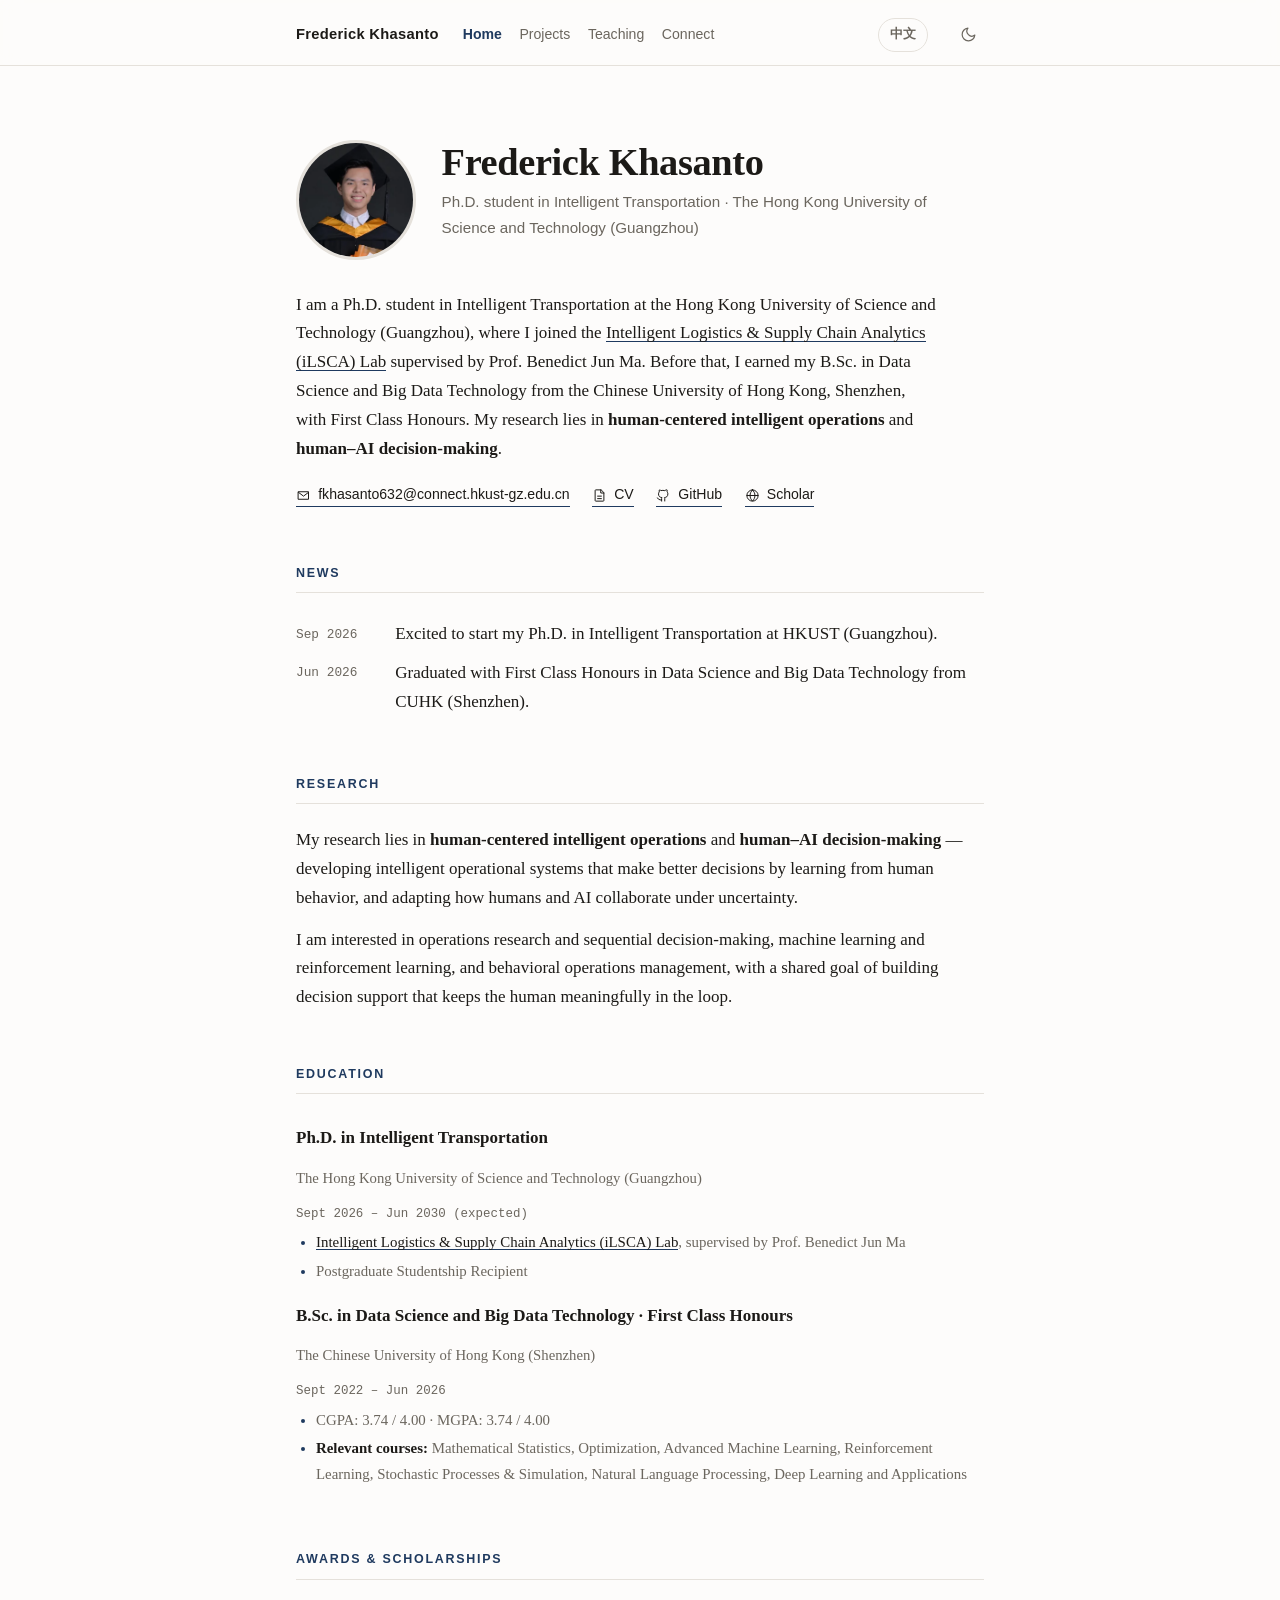
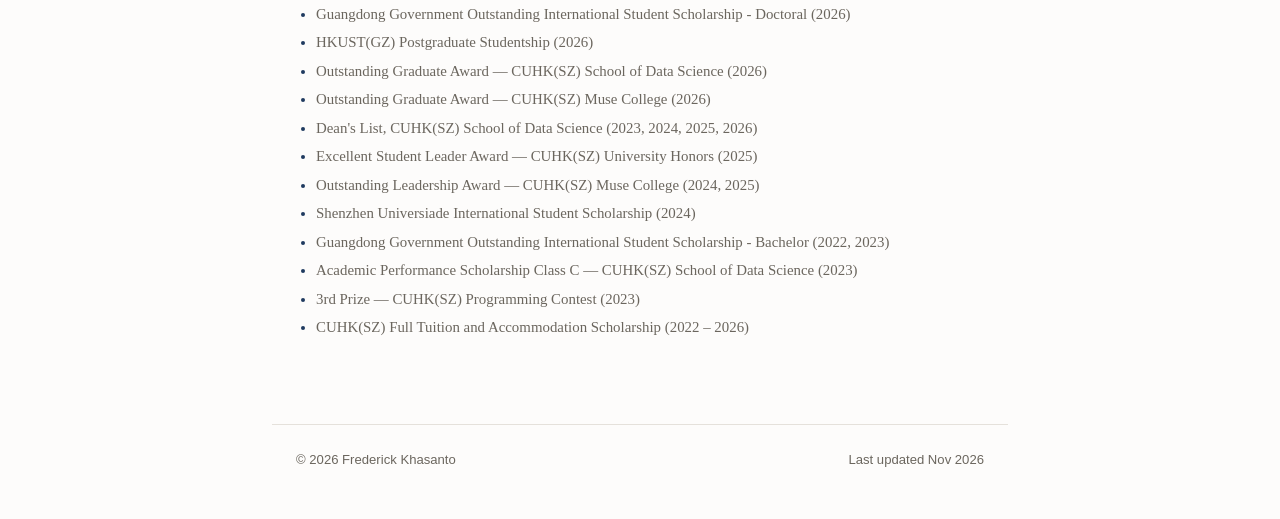
<file: index.html>
<!DOCTYPE html>
<html lang="en">
<head>
<meta charset="UTF-8">
<meta name="viewport" content="width=device-width, initial-scale=1.0">
<title>Frederick Khasanto</title>
<link rel="icon" type="image/svg+xml" href="favicon.svg">
<meta name="description" content="Personal website of Frederick Khasanto — Ph.D. student in Intelligent Transportation at HKUST (Guangzhou).">
<script>
  // Apply theme before first paint to avoid flash
  (function () {
    var t;
    try { t = localStorage.getItem('theme'); } catch (e) {}
    if (!t) t = window.matchMedia('(prefers-color-scheme: dark)').matches ? 'dark' : 'light';
    document.documentElement.setAttribute('data-theme', t);
  })();
</script>
<link rel="stylesheet" href="style.css">
</head>
<body>

  <!-- ============ Top bar ============ -->
  <div class="topbar">
    <a class="site-name" href="index.html">Frederick Khasanto</a>
    <nav id="site-menu" aria-label="Site navigation">
      <a href="index.html" aria-current="page" data-i18n="nav.home">Home</a>
      <a href="projects.html" data-i18n="nav.projects">Projects</a>
      <a href="teaching.html" data-i18n="nav.teaching">Teaching</a>
      <a href="connect.html" data-i18n="nav.connect">Connect</a>
    </nav>
    <button id="lang-toggle" type="button" aria-label="Switch language / 切换语言" title="Switch language / 切换语言">中</button>
    <button id="theme-toggle" aria-label="Toggle light/dark theme" title="Toggle light/dark">
      <svg class="icon-moon" viewBox="0 0 24 24"><path d="M21 12.8A9 9 0 1 1 11.2 3a7 7 0 0 0 9.8 9.8z"/></svg>
      <svg class="icon-sun" viewBox="0 0 24 24"><circle cx="12" cy="12" r="4"/><path d="M12 2v2M12 20v2M4.9 4.9l1.4 1.4M17.7 17.7l1.4 1.4M2 12h2M20 12h2M4.9 19.1l1.4-1.4M17.7 6.3l1.4-1.4"/></svg>
    </button>
    <button id="menu-toggle" type="button" aria-label="Open menu" aria-expanded="false" aria-controls="site-menu">
      <svg class="icon-menu" viewBox="0 0 24 24"><path d="M4 6h16M4 12h16M4 18h16"/></svg>
      <svg class="icon-close" viewBox="0 0 24 24"><path d="m6 6 12 12M18 6 6 18"/></svg>
    </button>
  </div>

<main>

  <!-- ============ Masthead ============ -->
  <header class="masthead">
    <div class="masthead-top">
      <div class="headshot-wrap">
        <img class="headshot" src="assets/frederick-graduation.webp" alt="Portrait of Frederick Khasanto in graduation gown">
      </div>
      <div>
        <h1>Frederick Khasanto</h1>
        <p class="tagline" data-i18n="index.tagline">Ph.D. student in Intelligent Transportation &middot; The Hong Kong University of Science and Technology (Guangzhou)</p>
      </div>
    </div>
    <p class="bio" data-i18n="index.bio">
      I am a Ph.D. student in Intelligent Transportation at the Hong Kong
      University of Science and Technology (Guangzhou), where I joined the
      <a href="https://benedictjunma.github.io/people/" target="_blank" rel="noopener">Intelligent
      Logistics &amp; Supply Chain Analytics (iLSCA) Lab</a> supervised by
      Prof. Benedict Jun Ma. Before that, I earned my B.Sc. in Data
      Science and Big Data Technology from the Chinese University of Hong
      Kong, Shenzhen, with First Class Honours. My research lies in
      <strong>human-centered intelligent operations</strong> and
      <strong>human&ndash;AI decision-making</strong>.
    </p>
    <nav class="contact-links" aria-label="Contact links">
      <button id="copy-email" data-email="fkhasanto632@connect.hkust-gz.edu.cn" title="Copy email address">
        <svg viewBox="0 0 24 24" class="icon default"><path d="M4 6h16v12H4z"/><path d="m4 7 8 6 8-6"/></svg>
        <svg viewBox="0 0 24 24" class="icon check"><path d="m5 13 4 4 10-10"/></svg>
        <span>fkhasanto632@connect.hkust-gz.edu.cn</span>
      </button>
      <a href="assets/Frederick_Khasanto_CV_2026.pdf" target="_blank" rel="noopener" aria-label="CV (PDF)">
        <svg viewBox="0 0 24 24" class="icon"><path d="M14 3H6a1 1 0 0 0-1 1v16a1 1 0 0 0 1 1h12a1 1 0 0 0 1-1V8z"/><path d="M14 3v5h5"/><path d="M9 13h6M9 17h6"/></svg>
        <span>CV</span>
      </a>
      <a href="https://github.com/frederickkh" target="_blank" rel="noopener">
        <svg viewBox="0 0 24 24" class="icon"><path d="M9 19c-4.3 1.4-5-2.7-7-3.2m12 5v-3.5c0-1 .1-1.4-.5-2 2.8-.3 5.5-1.4 5.5-6a4.6 4.6 0 0 0-1.3-3.2 4.2 4.2 0 0 0-.1-3.2s-1.1-.3-3.5 1.3a12.3 12.3 0 0 0-6.2 0C6.5 2.8 5.4 3.1 5.4 3.1a4.2 4.2 0 0 0-.1 3.2A4.6 4.6 0 0 0 4 9.3c0 4.6 2.7 5.7 5.5 6-.6.6-.6 1.2-.5 2V21"/></svg>
        <span>GitHub</span>
      </a>
      <a href="https://scholar.google.com/citations?user=R1WoKVEAAAAJ&hl=en" target="_blank" rel="noopener">
        <svg viewBox="0 0 24 24" class="icon"><path d="M12 3a9 9 0 1 0 0 18 9 9 0 0 0 0-18z"/><path d="M3 12h18M12 3c2.5 2.6 3.9 5.6 3.9 9S14.5 18.4 12 21c-2.5-2.6-3.9-5.6-3.9-9S9.5 5.6 12 3z"/></svg>
        <span>Scholar</span>
      </a>
    </nav>
  </header>

  <!-- ============ News ============ -->
  <section id="news" aria-labelledby="news-h">
    <h2 id="news-h" data-i18n="index.h-news">News</h2>
    <ul class="news">
      <li><time datetime="2026-09">Sep 2026</time><span data-i18n="index.news1">Excited to start my Ph.D. in Intelligent Transportation at HKUST (Guangzhou).</span></li>
      <li><time datetime="2026-06">Jun 2026</time><span data-i18n="index.news2">Graduated with First Class Honours in Data Science and Big Data Technology from CUHK (Shenzhen).</span></li>
    </ul>
  </section>

  <!-- ============ Research ============ -->
  <section id="research" aria-labelledby="research-h">
    <h2 id="research-h" data-i18n="index.h-research">Research</h2>
    <p data-i18n="index.res1">
      My research lies in <strong>human-centered intelligent operations</strong>
      and <strong>human&ndash;AI decision-making</strong> &mdash; developing
      intelligent operational systems that make better decisions by learning
      from human behavior, and adapting how humans and AI collaborate under
      uncertainty.
    </p>
    <p data-i18n="index.res2">
      I am interested in operations research and sequential
      decision-making, machine learning and reinforcement learning, and
      behavioral operations management, with a shared goal of building
      decision support that keeps the human meaningfully in the loop.
    </p>
  </section>

  <!-- ============================================================
       Publications — TEMPLATE (hidden until first paper).
       To publish: remove `hidden` from the <section> tag below,
       then replace the placeholder entries with real ones.
       ============================================================ -->
  <section id="publications" aria-labelledby="pubs-h" hidden>
    <h2 id="pubs-h">Publications</h2>
    <p class="hint">(* indicates equal contribution)</p>

    <p class="pub-year">2026</p>

    <article class="pub">
      <p class="title">A Placeholder Title for Your Best Paper <span class="badge">Oral</span></p>
      <p class="authors"><strong>Frederick Khasanto</strong>, Coauthor One, Coauthor Two</p>
      <p class="venue">In Proceedings of the Example Conference (ExampleConf), 2026</p>
      <p class="links">
        <a href="#">[PDF]</a>&ensp;
        <a href="#">[Code]</a>&ensp;
        <a href="#">[Slides]</a>&ensp;
        <a href="#">[arXiv]</a>
      </p>
      <details class="bibtex">
        <summary>BibTeX</summary>
<pre>@inproceedings{yourname2026placeholder,
  title     = {A Placeholder Title for Your Best Paper},
  author    = {Frederick Khasanto and Coauthor One and Coauthor Two},
  booktitle = {Proceedings of the Example Conference (ExampleConf)},
  year      = {2026}
}</pre>
      </details>
    </article>

    <article class="pub">
      <p class="title">A Second Placeholder Paper About Something Interesting</p>
      <p class="authors">Coauthor One, <strong>Frederick Khasanto</strong>*, Coauthor Three*</p>
      <p class="venue">In Journal of Example Studies (JES), 2026</p>
      <p class="links">
        <a href="#">[PDF]</a>&ensp;
        <a href="#">[Project page]</a>
      </p>
    </article>

    <p class="pub-year">2025</p>

    <article class="pub">
      <p class="title">An Earlier Placeholder Work</p>
      <p class="authors"><strong>Frederick Khasanto</strong>, Coauthor Four</p>
      <p class="venue">Workshop on Example Topics at ExampleConf, 2025</p>
      <p class="links"><a href="#">[PDF]</a></p>
    </article>
  </section>

  <!-- ============ Education ============ -->
  <section id="education" aria-labelledby="edu-h">
    <h2 id="edu-h" data-i18n="index.h-edu">Education</h2>

    <div class="entry">
      <p class="what" data-i18n="index.edu1what">Ph.D. in Intelligent Transportation</p>
      <p class="where" data-i18n="index.edu1where">The Hong Kong University of Science and Technology (Guangzhou)</p>
      <p class="when" data-i18n="index.edu1when">Sept 2026 &ndash; Jun 2030 (expected)</p>
      <ul class="highlights">
        <li data-i18n="index.edu1hl1"><a href="https://benedictjunma.github.io/people/" target="_blank" rel="noopener">Intelligent Logistics &amp; Supply Chain Analytics (iLSCA) Lab</a>, supervised by Prof. Benedict Jun Ma</li>
        <li data-i18n="index.edu1hl2">Postgraduate Studentship Recipient</li>
      </ul>
    </div>

    <div class="entry">
      <p class="what" data-i18n="index.edu2what">B.Sc. in Data Science and Big Data Technology &middot; First Class Honours</p>
      <p class="where" data-i18n="index.edu2where">The Chinese University of Hong Kong (Shenzhen)</p>
      <p class="when" data-i18n="index.edu2when">Sept 2022 &ndash; Jun 2026</p>
      <ul class="highlights">
        <li data-i18n="index.edu2hl1">CGPA: 3.74 / 4.00 &middot; MGPA: 3.74 / 4.00</li>
        <li data-i18n="index.edu2hl2"><strong>Relevant courses:</strong> Mathematical Statistics, Optimization, Advanced Machine Learning, Reinforcement Learning, Stochastic Processes &amp; Simulation, Natural Language Processing, Deep Learning and Applications</li>
      </ul>
    </div>
  </section>

  <!-- ============ Awards & Scholarships ============ -->
  <section id="awards" aria-labelledby="awards-h">
    <h2 id="awards-h" data-i18n="index.h-awards">Awards &amp; Scholarships</h2>
    <ul class="highlights awards">
      <li data-i18n="index.aw1">Guangdong Government Outstanding International Student Scholarship - Doctoral (2026)</li>
      <li data-i18n="index.aw2">HKUST(GZ) Postgraduate Studentship (2026)</li>
      <li data-i18n="index.aw3">Outstanding Graduate Award &mdash; CUHK(SZ) School of Data Science (2026)</li>
      <li data-i18n="index.aw4">Outstanding Graduate Award &mdash; CUHK(SZ) Muse College (2026)</li>
      <li data-i18n="index.aw5">Dean's List, CUHK(SZ) School of Data Science (2023, 2024, 2025, 2026)</li>
      <li data-i18n="index.aw6">Excellent Student Leader Award &mdash; CUHK(SZ) University Honors (2025)</li>
      <li data-i18n="index.aw7">Outstanding Leadership Award &mdash; CUHK(SZ) Muse College (2024, 2025)</li>
      <li data-i18n="index.aw8">Shenzhen Universiade International Student Scholarship (2024)</li>
      <li data-i18n="index.aw9">Guangdong Government Outstanding International Student Scholarship - Bachelor (2022, 2023)</li>
      <li data-i18n="index.aw10">Academic Performance Scholarship Class C &mdash; CUHK(SZ) School of Data Science (2023)</li>
      <li data-i18n="index.aw11">3rd Prize — CUHK(SZ) Programming Contest (2023)</li>
      <li data-i18n="index.aw12">CUHK(SZ) Full Tuition and Accommodation Scholarship (2022 &ndash; 2026)</li>
    </ul>
  </section>

</main>

<footer>
  <span>&copy; 2026 Frederick Khasanto</span>
  <span data-i18n="footer.updated">Last updated Nov 2026</span>
</footer>

<script src="theme.js"></script>
<script src="i18n.js"></script>
<script>
  // Copy-email button
  const btn = document.getElementById('copy-email');
  btn.addEventListener('click', () => {
    navigator.clipboard.writeText(btn.dataset.email).then(() => {
      btn.classList.add('copied');
      setTimeout(() => btn.classList.remove('copied'), 1800);
    });
  });
</script>

</body>
</html>
</file>
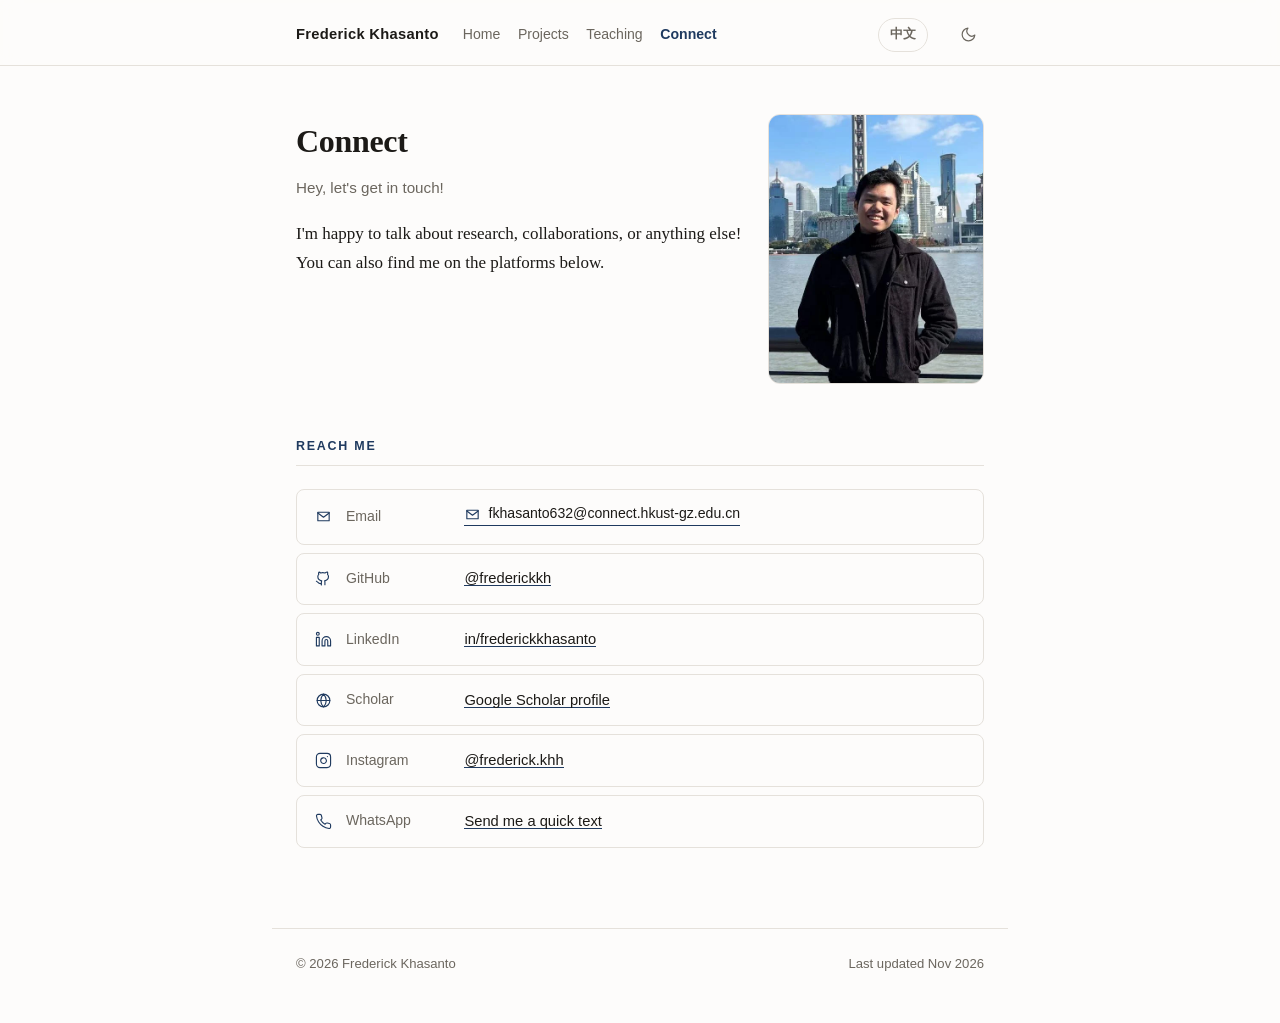
<file: connect.html>
<!DOCTYPE html>
<html lang="en">
<head>
<meta charset="UTF-8">
<meta name="viewport" content="width=device-width, initial-scale=1.0">
<title>Connect — Frederick Khasanto</title>
<link rel="icon" type="image/svg+xml" href="favicon.svg">
<meta name="description" content="Ways to reach Frederick Khasanto.">
<script>
  (function () {
    var t;
    try { t = localStorage.getItem('theme'); } catch (e) {}
    if (!t) t = window.matchMedia('(prefers-color-scheme: dark)').matches ? 'dark' : 'light';
    document.documentElement.setAttribute('data-theme', t);
  })();
</script>
<link rel="stylesheet" href="style.css">
</head>
<body>

  <!-- ============ Top bar ============ -->
  <div class="topbar">
    <a class="site-name" href="index.html">Frederick Khasanto</a>
    <nav id="site-menu" aria-label="Site navigation">
      <a href="index.html" data-i18n="nav.home">Home</a>
      <a href="projects.html" data-i18n="nav.projects">Projects</a>
      <a href="teaching.html" data-i18n="nav.teaching">Teaching</a>
      <a href="connect.html" aria-current="page" data-i18n="nav.connect">Connect</a>
    </nav>
    <button id="lang-toggle" type="button" aria-label="Switch language / 切换语言" title="Switch language / 切换语言">中文</button>
    <button id="theme-toggle" aria-label="Toggle light/dark theme" title="Toggle light/dark">
      <svg class="icon-moon" viewBox="0 0 24 24"><path d="M21 12.8A9 9 0 1 1 11.2 3a7 7 0 0 0 9.8 9.8z"/></svg>
      <svg class="icon-sun" viewBox="0 0 24 24"><circle cx="12" cy="12" r="4"/><path d="M12 2v2M12 20v2M4.9 4.9l1.4 1.4M17.7 17.7l1.4 1.4M2 12h2M20 12h2M4.9 19.1l1.4-1.4M17.7 6.3l1.4-1.4"/></svg>
    </button>
    <button id="menu-toggle" type="button" aria-label="Open menu" aria-expanded="false" aria-controls="site-menu">
      <svg class="icon-menu" viewBox="0 0 24 24"><path d="M4 6h16M4 12h16M4 18h16"/></svg>
      <svg class="icon-close" viewBox="0 0 24 24"><path d="m6 6 12 12M18 6 6 18"/></svg>
    </button>
  </div>

<main>

  <header class="page-head">
    <div class="connect-grid">
      <div>
        <h1 data-i18n="conn.h1">Connect</h1>
        <p class="tagline" data-i18n="conn.tagline">Hey, let's get in touch!</p>
        <p data-i18n="conn.intro">
          I'm happy to talk about research, collaborations, or anything else! You can also find me on the
          platforms below.
        </p>
      </div>
      <div class="portrait-wrap">
        <img class="portrait" src="assets/frederick-photo.webp" alt="Frederick Khasanto in front of the Shanghai skyline">
      </div>
    </div>
  </header>

  <!-- ============ Contact channels ============ -->
  <section aria-labelledby="reach-h">
    <h2 id="reach-h" data-i18n="conn.h-reach">Reach me</h2>
    <div class="connect-list">

      <div class="connect-item">
        <svg viewBox="0 0 24 24" class="icon"><path d="M4 6h16v12H4z"/><path d="m4 7 8 6 8-6"/></svg>
        <span class="label" data-i18n="conn.label-email">Email</span>
        <span class="value">
          <button id="copy-email" data-email="fkhasanto632@connect.hkust-gz.edu.cn" title="Copy email address">
            <svg viewBox="0 0 24 24" class="icon default"><path d="M4 6h16v12H4z"/><path d="m4 7 8 6 8-6"/></svg>
            <svg viewBox="0 0 24 24" class="icon check"><path d="m5 13 4 4 10-10"/></svg>
            <span>fkhasanto632@connect.hkust-gz.edu.cn</span>
          </button>
        </span>
      </div>

      <div class="connect-item">
        <svg viewBox="0 0 24 24" class="icon"><path d="M9 19c-4.3 1.4-5-2.7-7-3.2m12 5v-3.5c0-1 .1-1.4-.5-2 2.8-.3 5.5-1.4 5.5-6a4.6 4.6 0 0 0-1.3-3.2 4.2 4.2 0 0 0-.1-3.2s-1.1-.3-3.5 1.3a12.3 12.3 0 0 0-6.2 0C6.5 2.8 5.4 3.1 5.4 3.1a4.2 4.2 0 0 0-.1 3.2A4.6 4.6 0 0 0 4 9.3c0 4.6 2.7 5.7 5.5 6-.6.6-.6 1.2-.5 2V21"/></svg>
        <span class="label">GitHub</span>
        <span class="value"><a href="https://github.com/frederickkh" target="_blank" rel="noopener">@frederickkh</a></span>
      </div>

      <div class="connect-item">
        <svg viewBox="0 0 24 24" class="icon"><path d="M16 8a6 6 0 0 1 6 6v7h-4v-7a2 2 0 0 0-4 0v7h-4v-7a6 6 0 0 1 6-6z"/><rect x="2" y="9" width="4" height="12"/><circle cx="4" cy="4" r="2"/></svg>
        <span class="label">LinkedIn</span>
        <span class="value"><a href="https://www.linkedin.com/in/frederickkhasanto" target="_blank" rel="noopener">in/frederickkhasanto</a></span>
      </div>

      <div class="connect-item">
        <svg viewBox="0 0 24 24" class="icon"><path d="M12 3a9 9 0 1 0 0 18 9 9 0 0 0 0-18z"/><path d="M3 12h18M12 3c2.5 2.6 3.9 5.6 3.9 9S14.5 18.4 12 21c-2.5-2.6-3.9-5.6-3.9-9S9.5 5.6 12 3z"/></svg>
        <span class="label">Scholar</span>
        <span class="value"><a href="https://scholar.google.com/citations?user=R1WoKVEAAAAJ&hl=en" target="_blank" rel="noopener">Google Scholar profile</a></span>
      </div>

      <div class="connect-item">
        <svg viewBox="0 0 24 24" class="icon"><rect x="2" y="2" width="20" height="20" rx="5"/><path d="M16 11.4a4 4 0 1 1-7.9 1.2 4 4 0 0 1 7.9-1.2z"/><line x1="17.5" y1="6.5" x2="17.51" y2="6.5"/></svg>
        <span class="label">Instagram</span>
        <span class="value"><a href="https://www.instagram.com/frederick.khh" target="_blank" rel="noopener">@frederick.khh</a></span>
      </div>

      <div class="connect-item">
        <svg viewBox="0 0 24 24" class="icon"><path d="M22 16.9v3a2 2 0 0 1-2.2 2 19.8 19.8 0 0 1-8.6-3.1 19.5 19.5 0 0 1-6-6A19.8 19.8 0 0 1 2.1 4.2 2 2 0 0 1 4.1 2h3a2 2 0 0 1 2 1.7c.1 1 .4 2 .7 2.9a2 2 0 0 1-.5 2.1L8.1 9.9a16 16 0 0 0 6 6l1.2-1.2a2 2 0 0 1 2.1-.5c.9.3 1.9.6 2.9.7a2 2 0 0 1 1.7 2z"/></svg>
        <span class="label">WhatsApp</span>
        <span class="value"><a href="https://wa.me/6287780804525" target="_blank" rel="noopener" data-i18n="conn.wa-value">Send me a quick text</a></span>
      </div>


    </div>
  </section>

</main>

<footer>
  <span>&copy; 2026 Frederick Khasanto</span>
  <span data-i18n="footer.updated">Last updated Nov 2026</span>
</footer>

<script src="theme.js"></script>
<script src="i18n.js"></script>
<script>
  // Copy-email button
  const btn = document.getElementById('copy-email');
  btn.addEventListener('click', () => {
    navigator.clipboard.writeText(btn.dataset.email).then(() => {
      btn.classList.add('copied');
      setTimeout(() => btn.classList.remove('copied'), 1800);
    });
  });
</script>

</body>
</html>
</file>
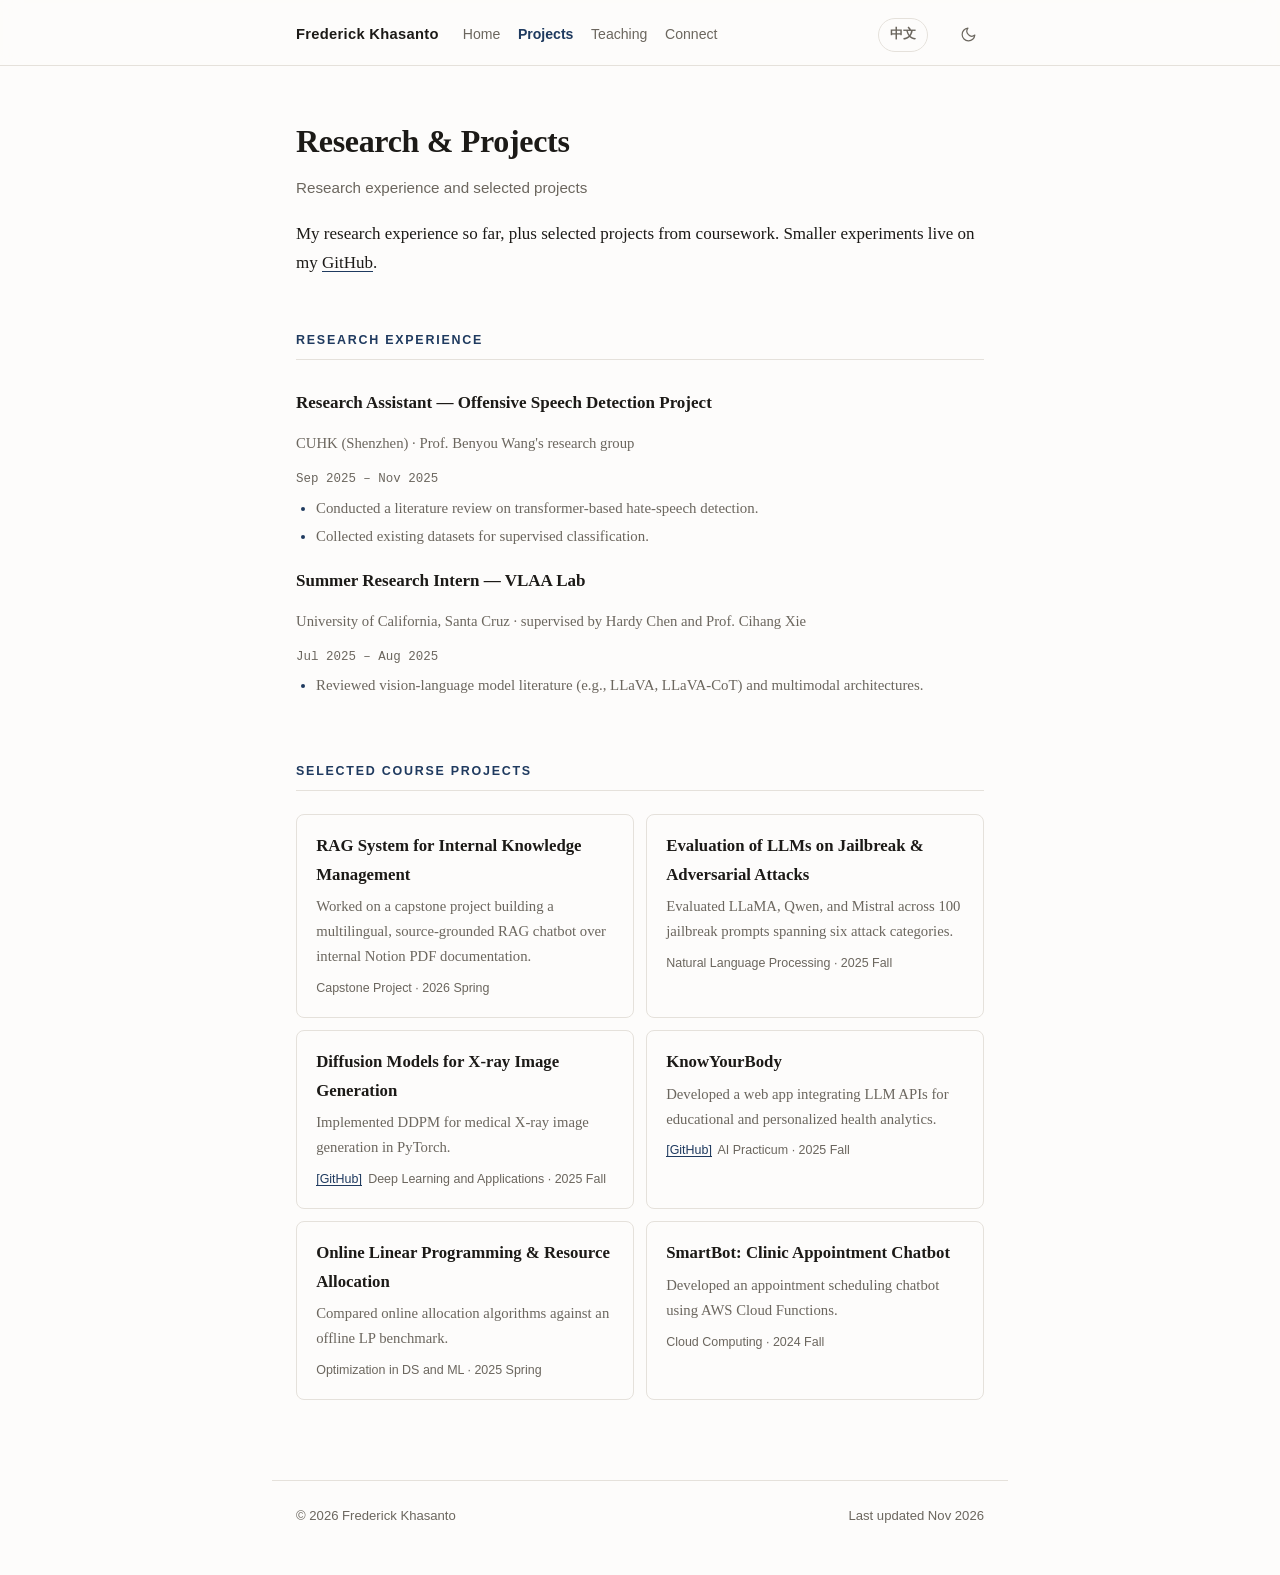
<file: projects.html>
<!DOCTYPE html>
<html lang="en">
<head>
<meta charset="UTF-8">
<meta name="viewport" content="width=device-width, initial-scale=1.0">
<title>Research &amp; Projects — Frederick Khasanto</title>
<link rel="icon" type="image/svg+xml" href="favicon.svg">
<meta name="description" content="Research experience and projects by Frederick Khasanto.">
<script>
  (function () {
    var t;
    try { t = localStorage.getItem('theme'); } catch (e) {}
    if (!t) t = window.matchMedia('(prefers-color-scheme: dark)').matches ? 'dark' : 'light';
    document.documentElement.setAttribute('data-theme', t);
  })();
</script>
<link rel="stylesheet" href="style.css">
</head>
<body>

  <!-- ============ Top bar ============ -->
  <div class="topbar">
    <a class="site-name" href="index.html">Frederick Khasanto</a>
    <nav id="site-menu" aria-label="Site navigation">
      <a href="index.html" data-i18n="nav.home">Home</a>
      <a href="projects.html" aria-current="page" data-i18n="nav.projects">Projects</a>
      <a href="teaching.html" data-i18n="nav.teaching">Teaching</a>
      <a href="connect.html" data-i18n="nav.connect">Connect</a>
    </nav>
    <button id="lang-toggle" type="button" aria-label="Switch language / 切换语言" title="Switch language / 切换语言">中文</button>
    <button id="theme-toggle" aria-label="Toggle light/dark theme" title="Toggle light/dark">
      <svg class="icon-moon" viewBox="0 0 24 24"><path d="M21 12.8A9 9 0 1 1 11.2 3a7 7 0 0 0 9.8 9.8z"/></svg>
      <svg class="icon-sun" viewBox="0 0 24 24"><circle cx="12" cy="12" r="4"/><path d="M12 2v2M12 20v2M4.9 4.9l1.4 1.4M17.7 17.7l1.4 1.4M2 12h2M20 12h2M4.9 19.1l1.4-1.4M17.7 6.3l1.4-1.4"/></svg>
    </button>
    <button id="menu-toggle" type="button" aria-label="Open menu" aria-expanded="false" aria-controls="site-menu">
      <svg class="icon-menu" viewBox="0 0 24 24"><path d="M4 6h16M4 12h16M4 18h16"/></svg>
      <svg class="icon-close" viewBox="0 0 24 24"><path d="m6 6 12 12M18 6 6 18"/></svg>
    </button>
  </div>

<main>

  <header class="page-head">
    <h1 data-i18n="proj.h1">Research &amp; Projects</h1>
    <p class="tagline" data-i18n="proj.tagline">Research experience and selected projects</p>
    <p data-i18n="proj.intro">
      My research experience so far, plus selected projects from coursework.
      Smaller experiments live on my
      <a href="https://github.com/frederickkh" target="_blank" rel="noopener">GitHub</a>.
    </p>
  </header>

  <!-- ============ Research Experience ============ -->
  <section aria-labelledby="research-h">
    <h2 id="research-h" data-i18n="proj.h-research">Research Experience</h2>

    <div class="entry">
      <p class="what" data-i18n="proj.re1what">Research Assistant &mdash; Offensive Speech Detection Project</p>
      <p class="where" data-i18n="proj.re1where">CUHK (Shenzhen) &middot; Prof. Benyou Wang's research group</p>
      <p class="when" data-i18n="proj.re1when">Sep 2025 &ndash; Nov 2025</p>
      <ul class="highlights">
        <li data-i18n="proj.re1hl1">Conducted a literature review on transformer-based hate-speech detection.</li>
        <li data-i18n="proj.re1hl2">Collected existing datasets for supervised classification.</li>
      </ul>
    </div>

    <div class="entry">
      <p class="what" data-i18n="proj.re2what">Summer Research Intern &mdash; VLAA Lab</p>
      <p class="where" data-i18n="proj.re2where">University of California, Santa Cruz &middot; supervised by Hardy Chen and Prof. Cihang Xie</p>
      <p class="when" data-i18n="proj.re2when">Jul 2025 &ndash; Aug 2025</p>
      <ul class="highlights">
        <li data-i18n="proj.re2hl1">Reviewed vision-language model literature (e.g., LLaVA, LLaVA-CoT) and multimodal architectures.</li>
      </ul>
    </div>
  </section>

  <!-- ============ Selected Course Projects ============ -->
  <section aria-labelledby="courseproj-h">
    <h2 id="courseproj-h" data-i18n="proj.h-courses">Selected Course Projects</h2>
    <div class="projects">

      <article class="project">
        <h3 data-i18n="proj.p1title">RAG System for Internal Knowledge Management</h3>
        <p data-i18n="proj.p1desc">Worked on a capstone project building a multilingual, source-grounded RAG chatbot over internal Notion PDF documentation.</p>
        <p class="links" data-i18n="proj.p1meta">Capstone Project &middot; 2026 Spring</p>
      </article>

      <article class="project">
        <h3 data-i18n="proj.p2title">Evaluation of LLMs on Jailbreak &amp; Adversarial Attacks</h3>
        <p data-i18n="proj.p2desc">Evaluated LLaMA, Qwen, and Mistral across 100 jailbreak prompts spanning six attack categories.</p>
        <p class="links" data-i18n="proj.p2meta">Natural Language Processing &middot; 2025 Fall</p>
      </article>

      <article class="project">
        <h3 data-i18n="proj.p3title">Diffusion Models for X-ray Image Generation</h3>
        <p data-i18n="proj.p3desc">Implemented DDPM for medical X-ray image generation in PyTorch.</p>
        <p class="links" data-i18n="proj.p3meta"><a href="https://github.com/frederickkh/DDA4220-project" target="_blank" rel="noopener">[GitHub]</a>&ensp;Deep Learning and Applications &middot; 2025 Fall</p>
      </article>

      <article class="project">
        <h3 data-i18n="proj.p4title">KnowYourBody</h3>
        <p data-i18n="proj.p4desc">Developed a web app integrating LLM APIs for educational and personalized health analytics.</p>
        <p class="links" data-i18n="proj.p4meta"><a href="https://github.com/frederickkh/KnowYourBody" target="_blank" rel="noopener">[GitHub]</a>&ensp;AI Practicum &middot; 2025 Fall</p>
      </article>

      <article class="project">
        <h3 data-i18n="proj.p5title">Online Linear Programming &amp; Resource Allocation</h3>
        <p data-i18n="proj.p5desc">Compared online allocation algorithms against an offline LP benchmark.</p>
        <p class="links" data-i18n="proj.p5meta">Optimization in DS and ML &middot; 2025 Spring</p>
      </article>

      <article class="project">
        <h3 data-i18n="proj.p6title">SmartBot: Clinic Appointment Chatbot</h3>
        <p data-i18n="proj.p6desc">Developed an appointment scheduling chatbot using AWS Cloud Functions.</p>
        <p class="links" data-i18n="proj.p6meta">Cloud Computing &middot; 2024 Fall</p>
      </article>

    </div>
  </section>

</main>

<footer>
  <span>&copy; 2026 Frederick Khasanto</span>
  <span data-i18n="footer.updated">Last updated Nov 2026</span>
</footer>

<script src="theme.js"></script>
<script src="i18n.js"></script>
</body>
</html>
</file>
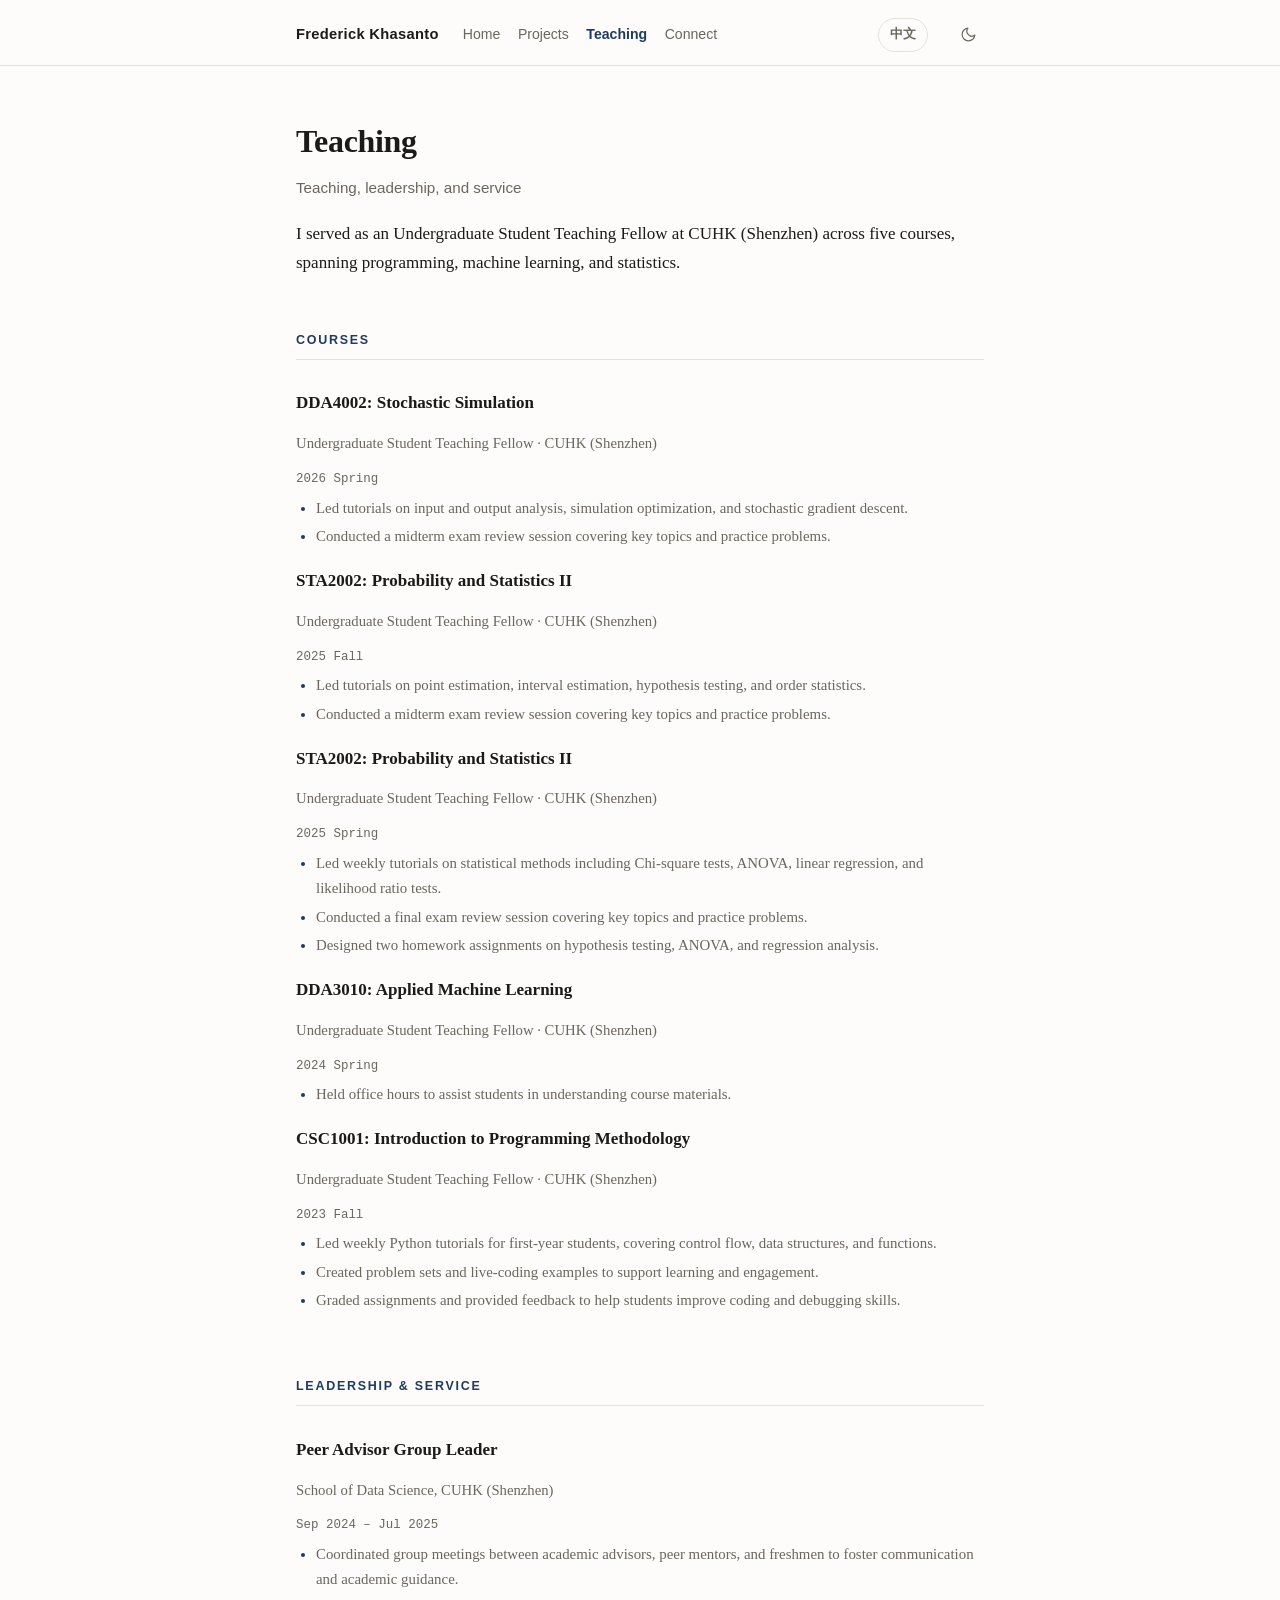
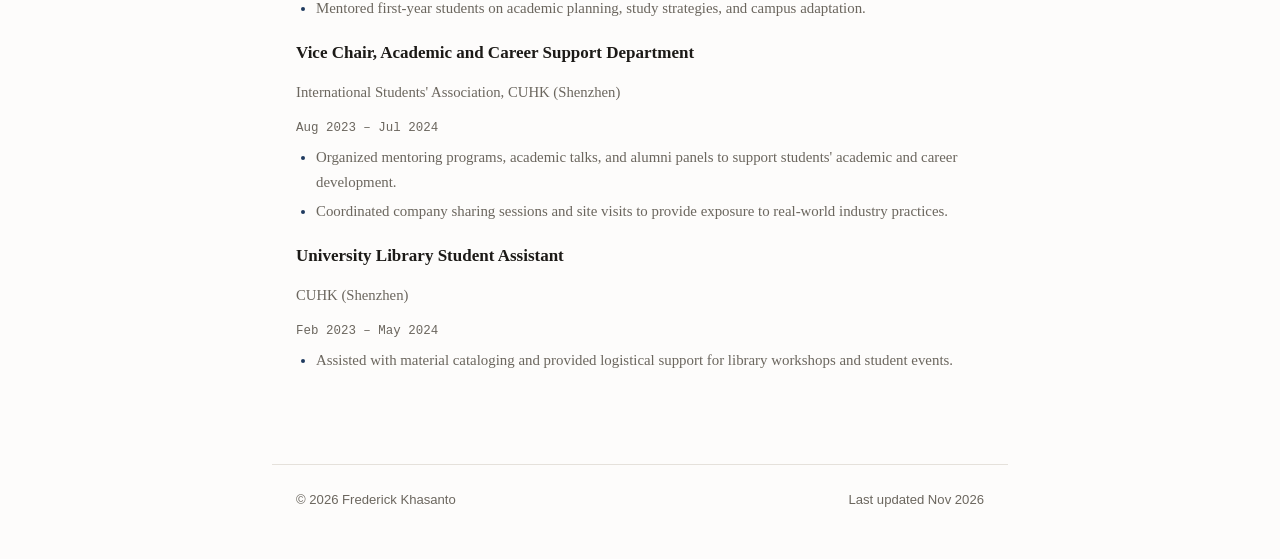
<file: teaching.html>
<!DOCTYPE html>
<html lang="en">
<head>
<meta charset="UTF-8">
<meta name="viewport" content="width=device-width, initial-scale=1.0">
<title>Teaching — Frederick Khasanto</title>
<link rel="icon" type="image/svg+xml" href="favicon.svg">
<meta name="description" content="Teaching, mentoring, and service by Frederick Khasanto.">
<script>
  (function () {
    var t;
    try { t = localStorage.getItem('theme'); } catch (e) {}
    if (!t) t = window.matchMedia('(prefers-color-scheme: dark)').matches ? 'dark' : 'light';
    document.documentElement.setAttribute('data-theme', t);
  })();
</script>
<link rel="stylesheet" href="style.css">
</head>
<body>

  <!-- ============ Top bar ============ -->
  <div class="topbar">
    <a class="site-name" href="index.html">Frederick Khasanto</a>
    <nav id="site-menu" aria-label="Site navigation">
      <a href="index.html" data-i18n="nav.home">Home</a>
      <a href="projects.html" data-i18n="nav.projects">Projects</a>
      <a href="teaching.html" aria-current="page" data-i18n="nav.teaching">Teaching</a>
      <a href="connect.html" data-i18n="nav.connect">Connect</a>
    </nav>
    <button id="lang-toggle" type="button" aria-label="Switch language / 切换语言" title="Switch language / 切换语言">中文</button>
    <button id="theme-toggle" aria-label="Toggle light/dark theme" title="Toggle light/dark">
      <svg class="icon-moon" viewBox="0 0 24 24"><path d="M21 12.8A9 9 0 1 1 11.2 3a7 7 0 0 0 9.8 9.8z"/></svg>
      <svg class="icon-sun" viewBox="0 0 24 24"><circle cx="12" cy="12" r="4"/><path d="M12 2v2M12 20v2M4.9 4.9l1.4 1.4M17.7 17.7l1.4 1.4M2 12h2M20 12h2M4.9 19.1l1.4-1.4M17.7 6.3l1.4-1.4"/></svg>
    </button>
    <button id="menu-toggle" type="button" aria-label="Open menu" aria-expanded="false" aria-controls="site-menu">
      <svg class="icon-menu" viewBox="0 0 24 24"><path d="M4 6h16M4 12h16M4 18h16"/></svg>
      <svg class="icon-close" viewBox="0 0 24 24"><path d="m6 6 12 12M18 6 6 18"/></svg>
    </button>
  </div>

<main>

  <header class="page-head">
    <h1 data-i18n="teach.h1">Teaching</h1>
    <p class="tagline" data-i18n="teach.tagline">Teaching, leadership, and service</p>
    <p data-i18n="teach.intro">
      I served as an Undergraduate Student Teaching Fellow at CUHK (Shenzhen)
      across five courses, spanning programming, machine learning, and
      statistics.
    </p>
  </header>

  <!-- ============ Courses ============ -->
  <section aria-labelledby="courses-h">
    <h2 id="courses-h" data-i18n="teach.h-courses">Courses</h2>

    <div class="entry">
      <p class="what">DDA4002: Stochastic Simulation</p>
      <p class="where" data-i18n="teach.where">Undergraduate Student Teaching Fellow &middot; CUHK (Shenzhen)</p>
      <p class="when">2026 Spring</p>
      <ul class="highlights">
        <li data-i18n="teach.c1hl1">Led tutorials on input and output analysis, simulation optimization, and stochastic gradient descent.</li>
        <li data-i18n="teach.c1hl2">Conducted a midterm exam review session covering key topics and practice problems.</li>
      </ul>
    </div>

    <div class="entry">
      <p class="what">STA2002: Probability and Statistics II</p>
      <p class="where" data-i18n="teach.where">Undergraduate Student Teaching Fellow &middot; CUHK (Shenzhen)</p>
      <p class="when">2025 Fall</p>
      <ul class="highlights">
        <li data-i18n="teach.c2hl1">Led tutorials on point estimation, interval estimation, hypothesis testing, and order statistics.</li>
        <li data-i18n="teach.c2hl2">Conducted a midterm exam review session covering key topics and practice problems.</li>
      </ul>
    </div>

    <div class="entry">
      <p class="what">STA2002: Probability and Statistics II</p>
      <p class="where" data-i18n="teach.where">Undergraduate Student Teaching Fellow &middot; CUHK (Shenzhen)</p>
      <p class="when">2025 Spring</p>
      <ul class="highlights">
        <li data-i18n="teach.c3hl1">Led weekly tutorials on statistical methods including Chi-square tests, ANOVA, linear regression, and likelihood ratio tests.</li>
        <li data-i18n="teach.c3hl2">Conducted a final exam review session covering key topics and practice problems.</li>
        <li data-i18n="teach.c3hl3">Designed two homework assignments on hypothesis testing, ANOVA, and regression analysis.</li>
      </ul>
    </div>

    <div class="entry">
      <p class="what">DDA3010: Applied Machine Learning</p>
      <p class="where" data-i18n="teach.where">Undergraduate Student Teaching Fellow &middot; CUHK (Shenzhen)</p>
      <p class="when">2024 Spring</p>
      <ul class="highlights">
        <li data-i18n="teach.c4hl1">Held office hours to assist students in understanding course materials.</li>
      </ul>
    </div>

    <div class="entry">
      <p class="what">CSC1001: Introduction to Programming Methodology</p>
      <p class="where" data-i18n="teach.where">Undergraduate Student Teaching Fellow &middot; CUHK (Shenzhen)</p>
      <p class="when">2023 Fall</p>
      <ul class="highlights">
        <li data-i18n="teach.c5hl1">Led weekly Python tutorials for first-year students, covering control flow, data structures, and functions.</li>
        <li data-i18n="teach.c5hl2">Created problem sets and live-coding examples to support learning and engagement.</li>
        <li data-i18n="teach.c5hl3">Graded assignments and provided feedback to help students improve coding and debugging skills.</li>
      </ul>
    </div>
  </section>

  <!-- ============ Leadership & Service ============ -->
  <section aria-labelledby="leadership-h">
    <h2 id="leadership-h" data-i18n="teach.h-leadership">Leadership &amp; Service</h2>

    <div class="entry">
      <p class="what" data-i18n="teach.l1what">Peer Advisor Group Leader</p>
      <p class="where" data-i18n="teach.l1where">School of Data Science, CUHK (Shenzhen)</p>
      <p class="when" data-i18n="teach.l1when">Sep 2024 &ndash; Jul 2025</p>
      <ul class="highlights">
        <li data-i18n="teach.l1hl1">Coordinated group meetings between academic advisors, peer mentors, and freshmen to foster communication and academic guidance.</li>
        <li data-i18n="teach.l1hl2">Mentored first-year students on academic planning, study strategies, and campus adaptation.</li>
      </ul>
    </div>

    <div class="entry">
      <p class="what" data-i18n="teach.l2what">Vice Chair, Academic and Career Support Department</p>
      <p class="where" data-i18n="teach.l2where">International Students' Association, CUHK (Shenzhen)</p>
      <p class="when" data-i18n="teach.l2when">Aug 2023 &ndash; Jul 2024</p>
      <ul class="highlights">
        <li data-i18n="teach.l2hl1">Organized mentoring programs, academic talks, and alumni panels to support students' academic and career development.</li>
        <li data-i18n="teach.l2hl2">Coordinated company sharing sessions and site visits to provide exposure to real-world industry practices.</li>
      </ul>
    </div>

    <div class="entry">
      <p class="what" data-i18n="teach.l3what">University Library Student Assistant</p>
      <p class="where" data-i18n="teach.l3where">CUHK (Shenzhen)</p>
      <p class="when" data-i18n="teach.l3when">Feb 2023 &ndash; May 2024</p>
      <ul class="highlights">
        <li data-i18n="teach.l3hl1">Assisted with material cataloging and provided logistical support for library workshops and student events.</li>
      </ul>
    </div>
  </section>

</main>

<footer>
  <span>&copy; 2026 Frederick Khasanto</span>
  <span data-i18n="footer.updated">Last updated Nov 2026</span>
</footer>

<script src="theme.js"></script>
<script src="i18n.js"></script>
</body>
</html>
</file>
<file: style.css>
/* ============================================================
   Academic personal site — shared styles
   Palette: navy blue + gold, minimal & elegant
   ============================================================ */

/* ---------- Design tokens ---------- */
:root {
  --bg: #fdfcfb;
  --surface: #f5f3ef;
  --text: #1c1a17;
  --text-soft: #6b665e;
  --navy: #1f3a5f;
  --gold: #a8791a;
  --accent: var(--navy);
  --accent-soft: rgba(31, 58, 95, 0.08);
  --gold-soft: rgba(168, 121, 26, 0.12);
  --rule: #e5e1db;
  --bg-translucent: rgba(253, 252, 251, 0.82);
  --serif: Charter, "Bitstream Charter", "Sitka Text", Cambria, Georgia, "Noto Serif SC", "Source Han Serif SC", "Songti SC", SimSun, serif;
  --sans: -apple-system, "Segoe UI", "Helvetica Neue", Arial, "PingFang SC", "Microsoft YaHei", sans-serif;
  --mono: "SF Mono", "Cascadia Code", Consolas, Menlo, monospace;
  --max: 46rem;
}

html[data-theme="dark"] {
  --bg: #141414;
  --surface: #1e1e1e;
  --text: #e8e6e2;
  --text-soft: #a3a09b;
  --navy: #9db8dc;
  --gold: #d9b45a;
  --accent-soft: rgba(157, 184, 220, 0.12);
  --gold-soft: rgba(217, 180, 90, 0.14);
  --rule: #2c2c2c;
  --bg-translucent: rgba(20, 20, 20, 0.8);
}

/* ---------- Base ---------- */
* { margin: 0; padding: 0; box-sizing: border-box; }
html { scroll-behavior: smooth; }

body {
  font-family: var(--serif);
  font-size: 1.0625rem;
  line-height: 1.7;
  color: var(--text);
  background: var(--bg);
  -webkit-font-smoothing: antialiased;
  overflow-x: clip;
}

main {
  max-width: var(--max);
  margin: 0 auto;
  padding: 3rem 1.5rem 5rem;
}

a {
  color: var(--text);
  text-decoration: none;
  background-image: linear-gradient(var(--accent), var(--accent));
  background-size: 100% 1px;
  background-position: 0 100%;
  background-repeat: no-repeat;
  transition: background-size .18s ease, color .18s ease;
}
a:hover { color: var(--accent); background-size: 100% 2px; }

::selection { background: var(--accent-soft); }

/* ---------- Top bar: name, nav, theme toggle (sticky) ---------- */
.topbar {
  position: sticky;
  top: 0;
  z-index: 50;
  max-width: var(--max);
  margin: 0 auto;
  padding: 1.1rem 1.5rem 0.9rem;
  display: flex;
  align-items: center;
  flex-wrap: wrap;
  gap: 0.75rem 1.5rem;
}

/* full-viewport translucent backdrop with blur, edge to edge */
.topbar::before {
  content: "";
  position: absolute;
  top: 0;
  bottom: 0;
  left: calc(-50vw + 50%);
  width: 100vw;
  background: var(--bg-translucent);
  -webkit-backdrop-filter: blur(10px);
  backdrop-filter: blur(10px);
  border-bottom: 1px solid var(--rule);
  z-index: -1;
}

.topbar .site-name {
  font-family: var(--sans);
  font-size: 0.92rem;
  font-weight: 600;
  letter-spacing: 0.02em;
  color: var(--text);
  background: none;
  white-space: nowrap;
}
.topbar .site-name:hover { color: var(--accent); background: none; }

.topbar nav {
  display: flex;
  flex-wrap: wrap;
  gap: 0.5rem 1.1rem;
  font-family: var(--sans);
  font-size: 0.88rem;
  flex: 1;
}
.topbar nav a { background: none; color: var(--text-soft); }
.topbar nav a:hover { color: var(--accent); }
.topbar nav a[aria-current="page"] {
  color: var(--accent);
  font-weight: 600;
}

#lang-toggle {
  all: unset;
  cursor: pointer;
  display: inline-flex;
  align-items: center;
  justify-content: center;
  height: 2rem;
  font-family: var(--sans);
  font-size: 0.8rem;
  font-weight: 600;
  line-height: 1;
  color: var(--text-soft);
  border: 1px solid var(--rule);
  border-radius: 999px;
  padding: 0 0.7rem;
  transition: color .15s ease, border-color .15s ease;
}
#lang-toggle:hover { color: var(--accent); border-color: var(--accent); }

#theme-toggle {
  all: unset;
  cursor: pointer;
  display: inline-flex;
  align-items: center;
  justify-content: center;
  width: 2rem; height: 2rem;
  border-radius: 50%;
  color: var(--text-soft);
  transition: color .15s ease, background .15s ease;
}
#theme-toggle:hover { color: var(--accent); background: var(--accent-soft); }
#theme-toggle svg { width: 17px; height: 17px; stroke: currentColor; fill: none; stroke-width: 1.7; stroke-linecap: round; stroke-linejoin: round; }

/* sun shown in dark mode, moon in light mode */
#theme-toggle .icon-sun { display: none; }
#theme-toggle .icon-moon { display: block; }
html[data-theme="dark"] #theme-toggle .icon-sun { display: block; }
html[data-theme="dark"] #theme-toggle .icon-moon { display: none; }

/* ---------- Masthead (home) ---------- */
.masthead { margin-top: 1.6rem; margin-bottom: 3.5rem; }

.masthead-top {
  display: flex;
  align-items: center;
  gap: 1.6rem;
  margin-bottom: 1.9rem;
}

/* keep the text block visually centered against the headshot */
.masthead-top .tagline { margin-bottom: 0; }

.headshot-wrap {
  width: 7.5rem;
  height: 7.5rem;
  border-radius: 50%;
  overflow: hidden;
  border: 3px solid var(--rule);
  flex-shrink: 0;
}

.headshot {
  width: 100%;
  height: 100%;
  object-fit: cover;
  object-position: 50% 30%;
  transform: scale(1.7);
  transform-origin: 50% 22%;
  display: block;
}

.masthead h1 {
  font-size: 2.4rem;
  font-weight: 600;
  letter-spacing: -0.01em;
  line-height: 1.15;
  margin-bottom: 0.35rem;
}

.page-head h1 {
  font-size: 2rem;
  font-weight: 600;
  letter-spacing: -0.01em;
  margin-bottom: 0.4rem;
}

.masthead .tagline,
.page-head .tagline {
  font-family: var(--sans);
  font-size: 0.95rem;
  color: var(--text-soft);
  margin-bottom: 1.2rem;
}

.masthead p.bio { max-width: 40rem; }

.contact-links {
  display: flex;
  flex-wrap: wrap;
  gap: 0.35rem 1.4rem;
  margin-top: 1.2rem;
  font-family: var(--sans);
  font-size: 0.88rem;
}
.contact-links a { display: inline-flex; align-items: center; gap: 0.45rem; }

.icon {
  width: 15px; height: 15px;
  stroke: currentColor; fill: none;
  stroke-width: 1.6; stroke-linecap: round; stroke-linejoin: round;
  flex-shrink: 0;
}

/* ---------- Copy-email button ---------- */
#copy-email {
  all: unset;
  cursor: pointer;
  display: inline-flex;
  align-items: center;
  gap: 0.45rem;
  background-image: linear-gradient(var(--accent), var(--accent));
  background-size: 100% 1px;
  background-position: 0 100%;
  background-repeat: no-repeat;
  font-family: var(--sans);
  font-size: 0.88rem;
  color: var(--text);
  transition: color .18s ease;
}
#copy-email:hover { color: var(--accent); }
#copy-email .check { display: none; color: var(--accent); }
#copy-email.copied .default { display: none; }
#copy-email.copied .check { display: inline; }

/* ---------- Sections ---------- */
section { margin-top: 3.25rem; }

h2 {
  font-family: var(--sans);
  font-size: 0.78rem;
  font-weight: 600;
  text-transform: uppercase;
  letter-spacing: 0.14em;
  color: var(--accent);
  border-bottom: 1px solid var(--rule);
  padding-bottom: 0.5rem;
  margin-bottom: 1.4rem;
}

section p + p { margin-top: 0.8rem; }

.hint {
  font-family: var(--sans);
  font-size: 0.85rem;
  color: var(--text-soft);
  margin-bottom: 1rem;
}

/* ---------- Highlights lists (CV-style bullets) ---------- */
.highlights {
  margin-top: 0.35rem;
  padding-left: 1.25rem;
  font-size: 0.93rem;
  color: var(--text-soft);
}
.highlights li { margin: 0.2rem 0; }
.highlights li::marker { color: var(--accent); }
.highlights strong { color: var(--text); }

/* ---------- News ---------- */
.news li {
  list-style: none;
  display: flex;
  gap: 1rem;
  padding: 0.3rem 0;
}
.news time {
  font-family: var(--mono);
  font-size: 0.8rem;
  color: var(--text-soft);
  flex-shrink: 0;
  padding-top: 0.2rem;
  min-width: 5.2rem;
}

/* ---------- Publications ---------- */
.pub-year {
  font-family: var(--sans);
  font-size: 0.82rem;
  font-weight: 600;
  color: var(--text-soft);
  margin: 1.6rem 0 0.6rem;
}
.pub-year:first-of-type { margin-top: 0; }

.pub {
  padding: 0.7rem 0.9rem;
  margin-bottom: 0.55rem;
  border-radius: 6px;
  transition: background .15s ease;
}
.pub:hover { background: var(--surface); }

.pub .title { font-weight: 600; }
.pub .authors { font-size: 0.95rem; color: var(--text-soft); margin-top: 0.1rem; }
.pub .authors strong { color: var(--text); font-weight: 600; }
.pub .venue { font-size: 0.9rem; font-style: italic; margin-top: 0.1rem; }
.pub .links { margin-top: 0.4rem; font-family: var(--sans); font-size: 0.78rem; }
.pub .links a { color: var(--accent); }

.badge {
  display: inline-block;
  font-family: var(--sans);
  font-size: 0.68rem;
  font-weight: 600;
  letter-spacing: 0.06em;
  text-transform: uppercase;
  color: var(--gold);
  background: var(--gold-soft);
  border-radius: 4px;
  padding: 0.12rem 0.45rem;
  margin-left: 0.5rem;
  vertical-align: middle;
}

details.bibtex { margin-top: 0.45rem; font-family: var(--mono); font-size: 0.8rem; }
details.bibtex summary {
  cursor: pointer;
  font-family: var(--sans);
  font-size: 0.78rem;
  color: var(--text-soft);
  width: fit-content;
}
details.bibtex summary:hover { color: var(--accent); }
details.bibtex pre {
  background: var(--surface);
  border-radius: 6px;
  padding: 0.8rem 1rem;
  margin-top: 0.5rem;
  overflow-x: auto;
  line-height: 1.5;
}

/* ---------- Projects ---------- */
.projects {
  display: grid;
  grid-template-columns: repeat(auto-fill, minmax(min(19rem, 100%), 1fr));
  gap: 0.75rem;
}

.project {
  border: 1px solid var(--rule);
  border-radius: 8px;
  padding: 1.1rem 1.2rem;
  transition: border-color .15s ease, transform .15s ease;
}
.project:hover { border-color: var(--accent); transform: translateY(-2px); }
.project h3 { font-size: 1.05rem; font-weight: 600; margin-bottom: 0.3rem; }
.project p { font-size: 0.92rem; color: var(--text-soft); }
.project .links { margin-top: 0.55rem; font-family: var(--sans); font-size: 0.78rem; }
.project .links a { color: var(--accent); }

/* ---------- Two-column entries ---------- */
.two-col { display: grid; gap: 0.45rem 1.5rem; grid-template-columns: 1fr; }
@media (min-width: 34rem) { .two-col { grid-template-columns: 1fr 1fr; } }

.entry { padding: 0.45rem 0; }
.entry .what { font-weight: 600; }
.entry .where { font-size: 0.92rem; color: var(--text-soft); }
.entry .when {
  font-family: var(--mono);
  font-size: 0.78rem;
  color: var(--text-soft);
}

.entry .group-title {
  font-family: var(--sans);
  font-size: 0.82rem;
  font-weight: 600;
  text-transform: uppercase;
  letter-spacing: 0.08em;
  color: var(--text-soft);
  margin: 1.8rem 0 0.4rem;
}
.entry .group-title:first-child { margin-top: 0; }

/* ---------- Connect page ---------- */
.connect-grid { display: grid; gap: 1.6rem; grid-template-columns: 1fr; align-items: start; }
@media (min-width: 38rem) { .connect-grid { grid-template-columns: 1fr 13.5rem; } }

.portrait-wrap {
  aspect-ratio: 4 / 5;
  overflow: hidden;
  border-radius: 12px;
  border: 1px solid var(--rule);
  max-width: 18rem;
}

.portrait {
  width: 100%;
  height: 100%;
  object-fit: cover;
  object-position: 50% 20%;
  transform: scale(1.9);
  transform-origin: 50% 66%;
  display: block;
}

.connect-list { display: grid; gap: 0.5rem; margin-top: 1.2rem; }

.connect-item {
  display: flex;
  align-items: center;
  gap: 0.9rem;
  border: 1px solid var(--rule);
  border-radius: 8px;
  padding: 0.8rem 1.1rem;
  transition: border-color .15s ease;
  background: none;
}
.connect-item:hover { border-color: var(--accent); }
.connect-item .icon { width: 17px; height: 17px; color: var(--accent); }
.connect-item .label {
  font-family: var(--sans);
  font-size: 0.88rem;
  color: var(--text-soft);
  min-width: 6.5rem;
}
.connect-item .value { font-family: var(--sans); font-size: 0.92rem; }
.connect-item .value a { color: var(--text); }
.connect-item .value a:hover { color: var(--accent); }

.note {
  border-left: 2px solid var(--gold);
  background: var(--gold-soft);
  border-radius: 0 6px 6px 0;
  padding: 1rem 1.2rem;
  margin-top: 1.2rem;
  font-size: 0.97rem;
}
.note p + p { margin-top: 0.6rem; }

/* ---------- Footer ---------- */
footer {
  max-width: var(--max);
  margin: 0 auto;
  padding: 1.5rem 1.5rem 3rem;
  border-top: 1px solid var(--rule);
  font-family: var(--sans);
  font-size: 0.82rem;
  color: var(--text-soft);
  display: flex;
  justify-content: space-between;
  flex-wrap: wrap;
  gap: 0.5rem;
}
footer a { background: none; }
footer a:hover {
  color: var(--accent);
  background-image: linear-gradient(var(--accent), var(--accent));
  background-size: 100% 1px;
  background-position: 0 100%;
  background-repeat: no-repeat;
}

/* ============================================================
   Mobile
   ============================================================ */
@media (max-width: 32rem) {
  body { font-size: 1rem; }

  main { padding: 2.2rem 1.15rem 4rem; }

  .topbar { padding: 0.55rem 1.15rem 0.55rem; gap: 0.5rem 1rem; }
  /* Keep the name visible on mobile — shrink slightly so it fits beside the buttons */
  .topbar .site-name { font-size: 0.85rem; }
  .topbar nav { gap: 0.45rem 0.85rem; font-size: 0.85rem; }
  #lang-toggle { height: 1.7rem; font-size: 0.75rem; padding: 0 0.6rem; }
  #theme-toggle, #menu-toggle { width: 1.7rem; height: 1.7rem; }
  #theme-toggle svg, #menu-toggle svg { width: 15px; height: 15px; }

  /* Masthead: stack headshot above the name */
  .masthead { margin-top: 1.2rem; margin-bottom: 2.6rem; }
  .masthead-top { flex-direction: column; align-items: flex-start; gap: 1rem; }
  .headshot-wrap { width: 6rem; height: 6rem; }
  .masthead h1 { font-size: 1.85rem; }
  .page-head h1 { font-size: 1.55rem; }

  section { margin-top: 2.4rem; }

  /* News: date stacks above the entry */
  .news li { flex-direction: column; gap: 0.1rem; }
  .news time { min-width: 0; padding-top: 0; }

  /* Connect rows: label/value wrap instead of overflowing */
  .connect-item { flex-wrap: wrap; row-gap: 0.15rem; padding: 0.7rem 0.9rem; }
  .connect-item .label { min-width: 0; }
  .connect-item .value { font-size: 0.88rem; overflow-wrap: anywhere; }

  footer { padding: 1.2rem 1.15rem 2.5rem; }
}

/* ============================================================
   Mobile menu — below 40rem the inline nav becomes a hamburger
   dropdown so the top bar always stays on a single line.
   ============================================================ */
#menu-toggle {
  all: unset;
  cursor: pointer;
  display: none;
  align-items: center;
  justify-content: center;
  width: 2rem;
  height: 2rem;
  border-radius: 50%;
  color: var(--text-soft);
  transition: color .15s ease, background .15s ease;
}
#menu-toggle:hover { color: var(--accent); background: var(--accent-soft); }
#menu-toggle svg {
  width: 18px; height: 18px;
  stroke: currentColor; fill: none;
  stroke-width: 1.8; stroke-linecap: round;
}
#menu-toggle .icon-close { display: none; }
.topbar.nav-open #menu-toggle .icon-menu { display: none; }
.topbar.nav-open #menu-toggle .icon-close { display: block; }

@media (max-width: 40rem) {
  /* mobile: [name] …… [lang] [theme] [menu] — the whole group pinned right */
  #menu-toggle { display: inline-flex; }
  #lang-toggle { margin-left: auto; }
  .topbar { flex-wrap: nowrap; }

  .topbar nav {
    display: none;
    position: absolute;
    top: 100%;
    left: calc(-50vw + 50%);
    width: 100vw;
    flex-direction: column;
    align-items: flex-start;
    gap: 0.75rem;
    padding: 1rem 1.5rem 1.2rem;
    background: var(--bg-translucent);
    -webkit-backdrop-filter: blur(10px);
    backdrop-filter: blur(10px);
    border-bottom: 1px solid var(--rule);
    font-size: 0.95rem;
  }
  .topbar.nav-open nav { display: flex; }
}
</file>
